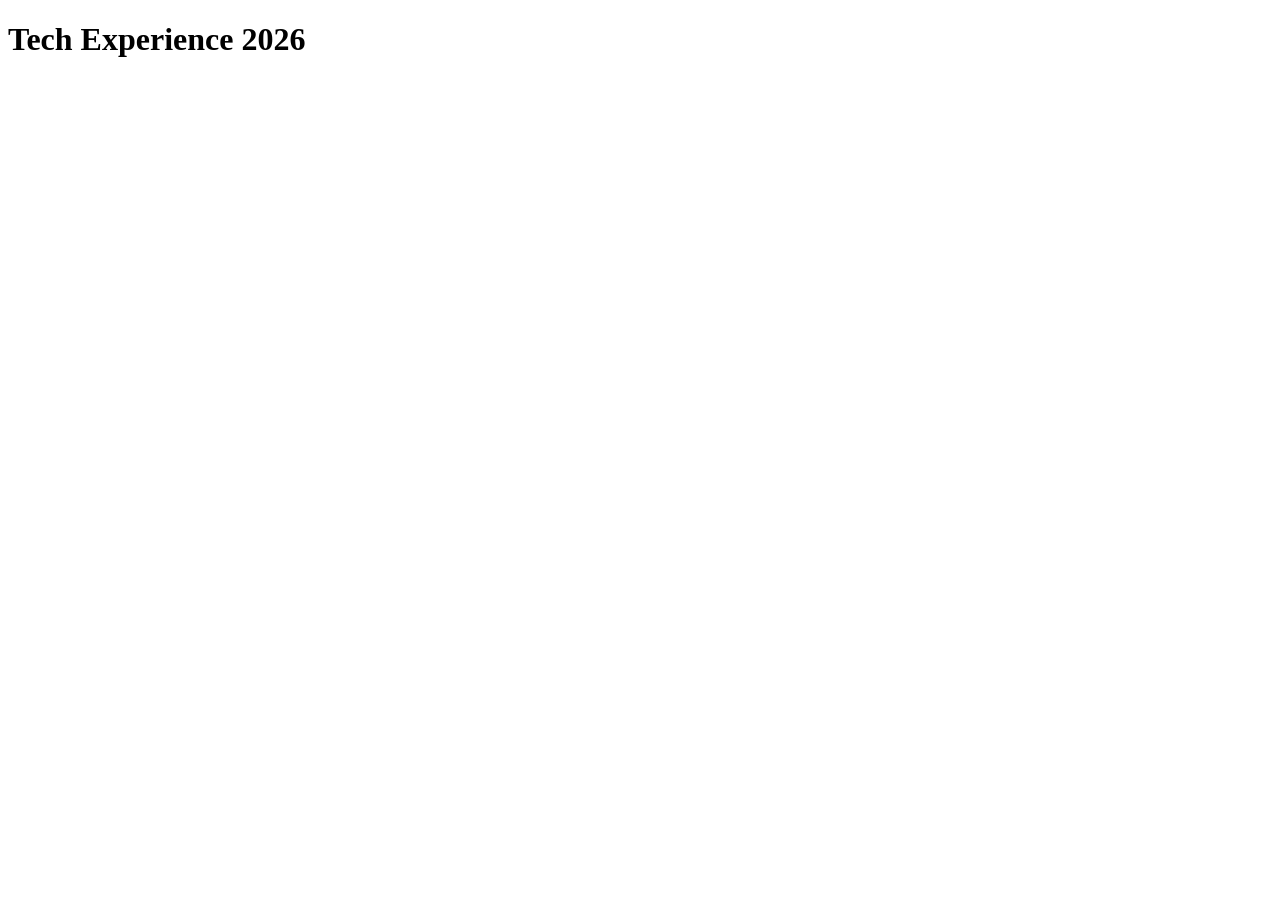
<file: aula 04/index.html>
<!DOCTYPE html>
<html lang="pt-BR">
<head>
    <meta charset="UTF-8">
    <title>Primeiro JavaScript</title>
    <script src="app.js" defer></script>
</head>
<body>
    <h1>Tech Experience 2026</h1>
</body>
</html>
</file>
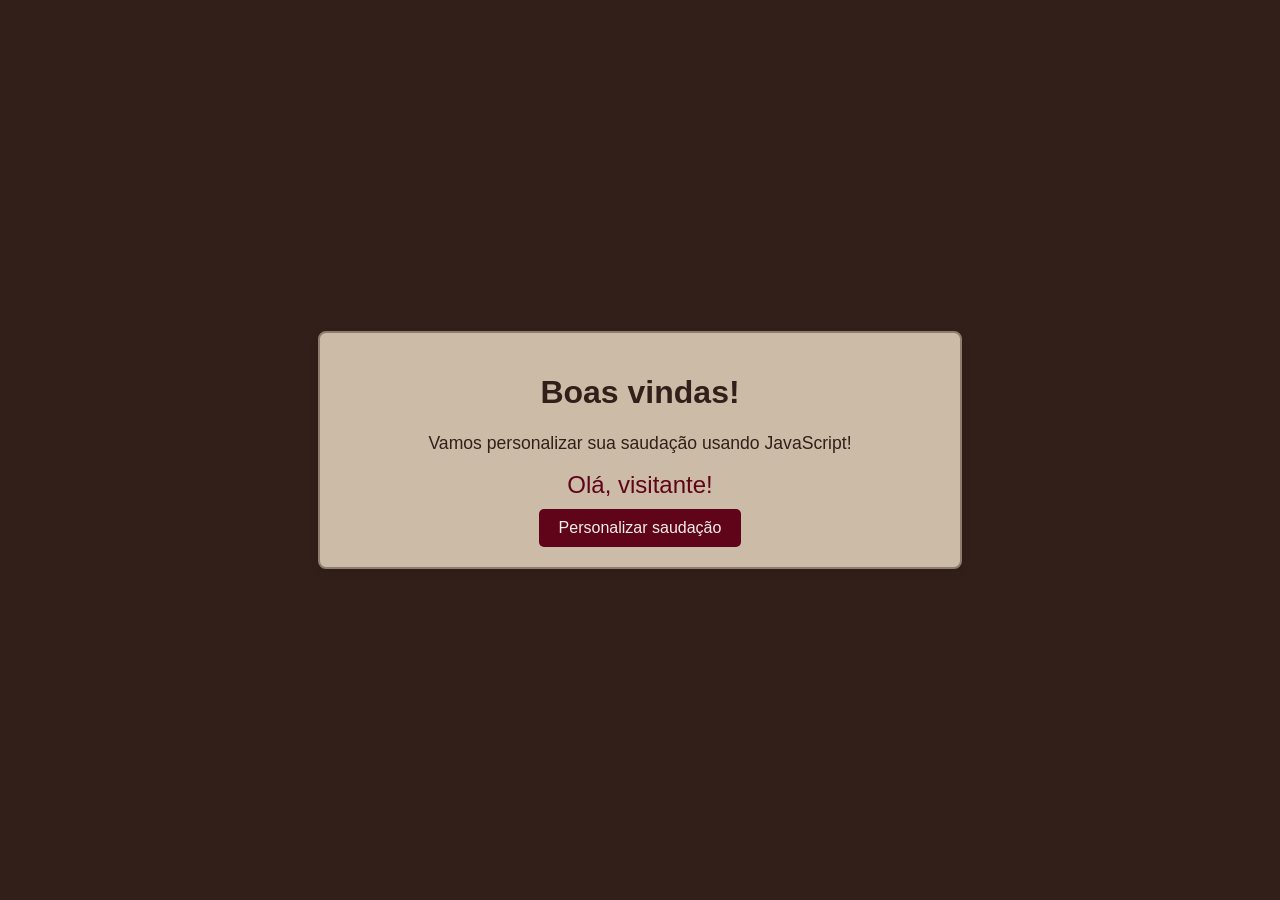
<file: aula01-b/index.html>
<!DOCTYPE html>
<html lang="pt-BR">
<head>
  <meta charset="UTF-8">
  <meta name="viewport" content="width=device-width, initial-scale=1.0">
  <title>Página inicial</title>
  <link rel="stylesheet" href="style.css">
</head>
<body>
  <div class="container">
    <h1>Boas vindas!</h1>
    <p>Vamos personalizar sua saudação usando JavaScript!</p>
    <div class="saudacao" id="mensagemSaudacao">Olá, visitante!</div>
    <button onclick="mudarNome()">Personalizar saudação</button>
  </div>

  <script>
    function mudarNome(){
        let nome = "Ana"
        document.getElementById("mensagemSaudacao").textContent="Olá, " + nome
    }
  </script>
</body>
</html>
</file>
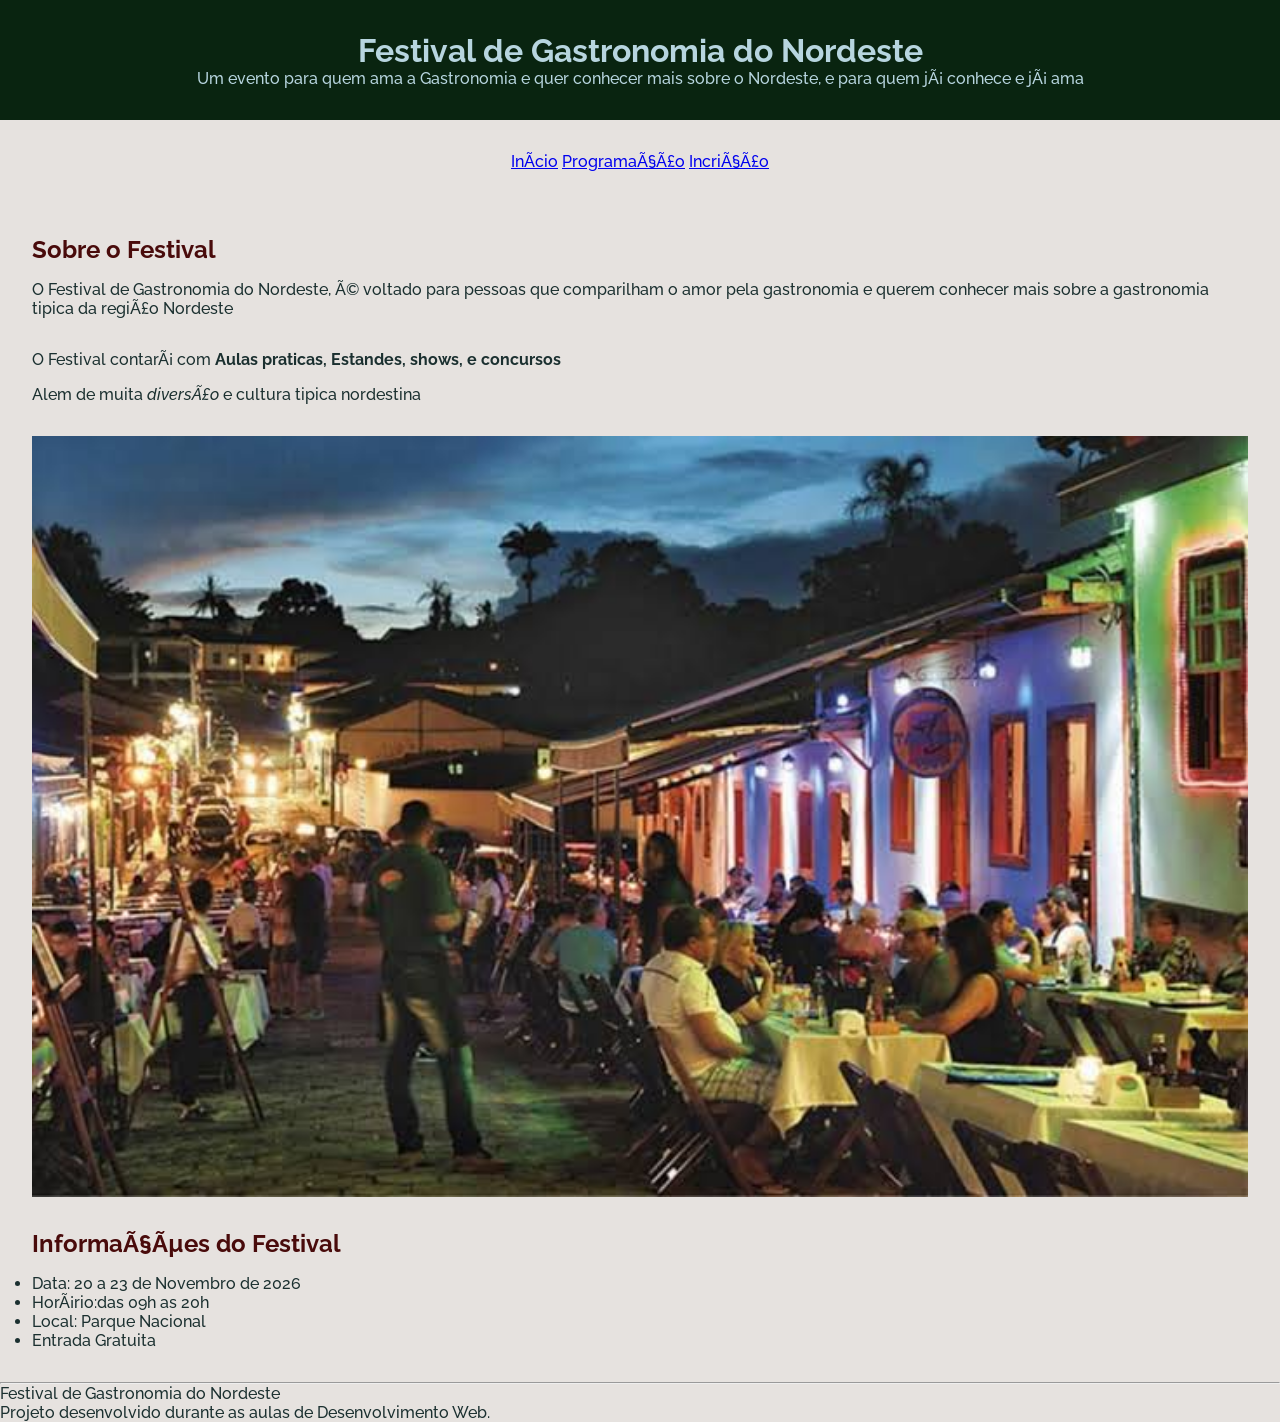
<file: Festival Gatronomico Regional/index.html>
<!DOCTYPE html>
<html lang="pt-BR">
<head>
    <meta charset="UFT-8">
    <title>Festival de Gastronomia do Nordeste</title>
    <link rel="stylesheet" href="style.css">
</head>
<body>
    <header>
        <h1>Festival de Gastronomia do Nordeste</h1>
        <p>
            Um evento para quem ama a Gastronomia e quer conhecer mais sobre o Nordeste, e para quem já conhece e já ama
        </p>
    </header>
    <nav>
        <a href="index.html">Início</a>
        <a href="programacao.html">Programação</a>
        <a href="inscricao.html">Incrição</a>
    </nav>
    <main>
        <section>
            <h2>Sobre o Festival</h2>
            <p>
               O  Festival de Gastronomia do Nordeste, é voltado para pessoas que comparilham o amor pela gastronomia e querem conhecer mais sobre a gastronomia tipica da região Nordeste
            </p>
        </section>
        <section>
            <p>O Festival contará com <strong>Aulas praticas, Estandes, shows, e concursos</strong></p>
            <p>Alem de muita <em>diversão</em> e cultura tipica nordestina</p>
        </section>
        <img 
        src="Imagens/images.jpg"
        alt="Pessoas em um festival gastronomico">
        <section> 
            <h2>Informações do Festival</h2>
            <ul>
                <li>Data: 20 a 23 de Novembro de 2026 </li>
                <li>Horário:das 09h as 20h </li>
                <li>Local: Parque Nacional </li>
                <li>Entrada Gratuita </li>
            </ul>
        </section>
    </main>
    <footer>
            <hr>
    <p>Festival de Gastronomia do Nordeste</p>
    <p>Projeto desenvolvido durante as aulas de Desenvolvimento Web.</p>
    </footer>
</body>
</html>
</file>
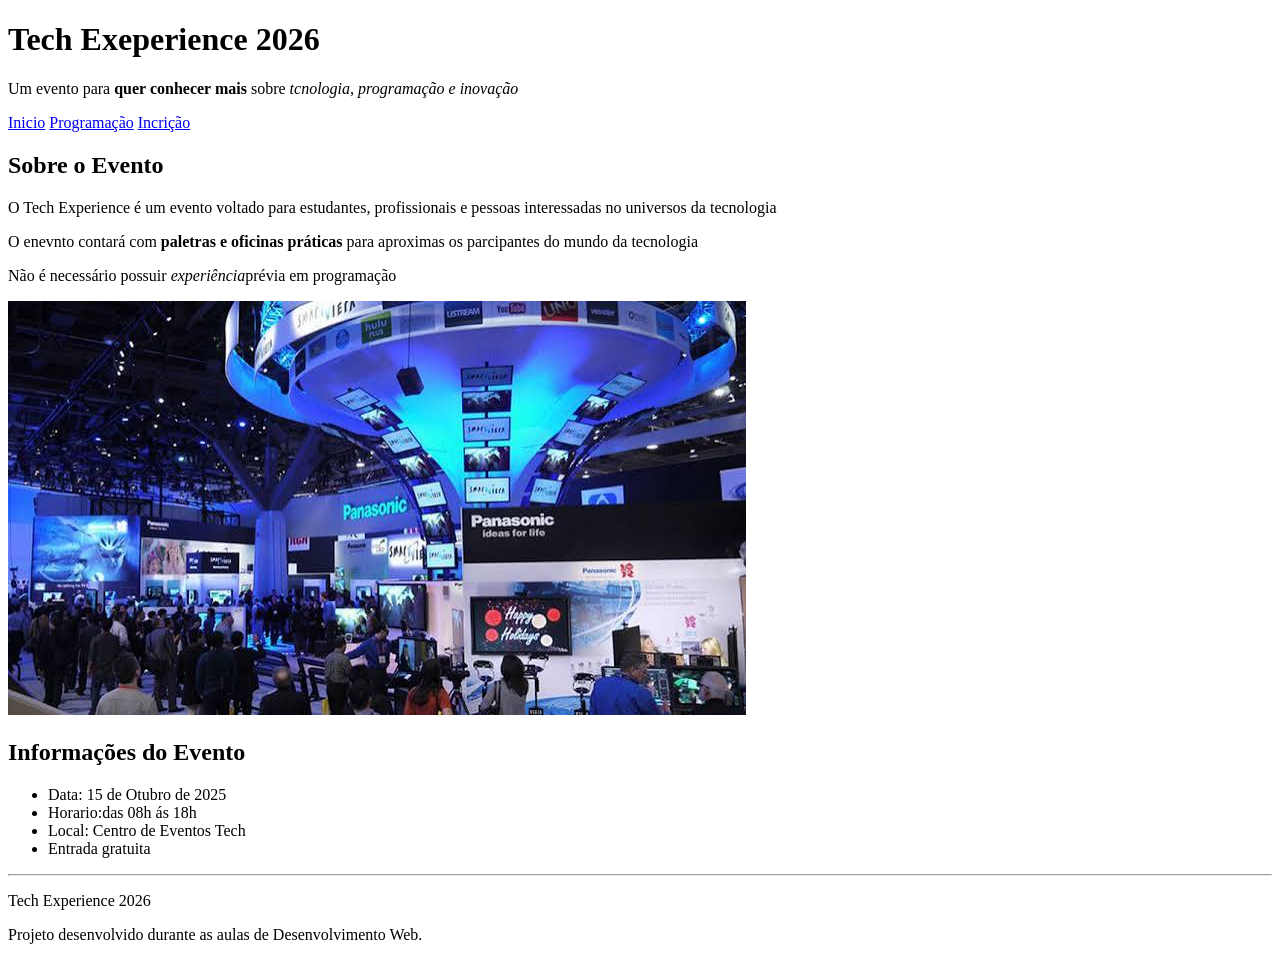
<file: Meu evento/index.html>
<!DOCTYPE html>
<html lang="pt-BR">
<html>
<head>  
    <title>Tech Experience 2026</title>
    <meta charset="UTF-8">
</head>
<body>
    <header>
        <H1>Tech Exeperience 2026</H1>
        <p>
            Um evento para <strong>quer conhecer mais</strong> sobre <em>tcnologia, programação e inovação
        </em></p>
    </header>
</body>
<nav>
    <a href="index.html">Inicio</a>
    <a href="programacao.html">Programação</a>
    <a href="inscricao.html">Incrição</a>
</nav>
<main>
    <!--apresentação-->
    <section>
        <h2>Sobre o Evento</h2>
        <p>O Tech Experience é um evento voltado para estudantes, profissionais e pessoas interessadas no universos da tecnologia
        </p>
    </section>
    <section>
        <p> O enevnto contará com <strong> paletras e oficinas práticas</strong> para aproximas os parcipantes do mundo da tecnologia</p>
        <p> Não é necessário possuir <em>experiência</em>prévia em programação</p>
    </section>
    <img src="imagens/eventoss.jpg"
    alt="Pessoas participando de um evento de tecnologia">
    <section>
        <h2>Informações do Evento</h2>

        <ul>
            <li>Data: 15 de Otubro de 2025</li>
            <li>Horario:das 08h ás 18h</li>
            <li>Local: Centro de Eventos Tech</li>
            <li>Entrada gratuita</li>
        </ul>
    </section>
</main>
<footer>
    <hr>
    <p>Tech Experience 2026</p>
    <p>Projeto desenvolvido durante as aulas de Desenvolvimento Web.</p>
</footer>
</html>
</file>
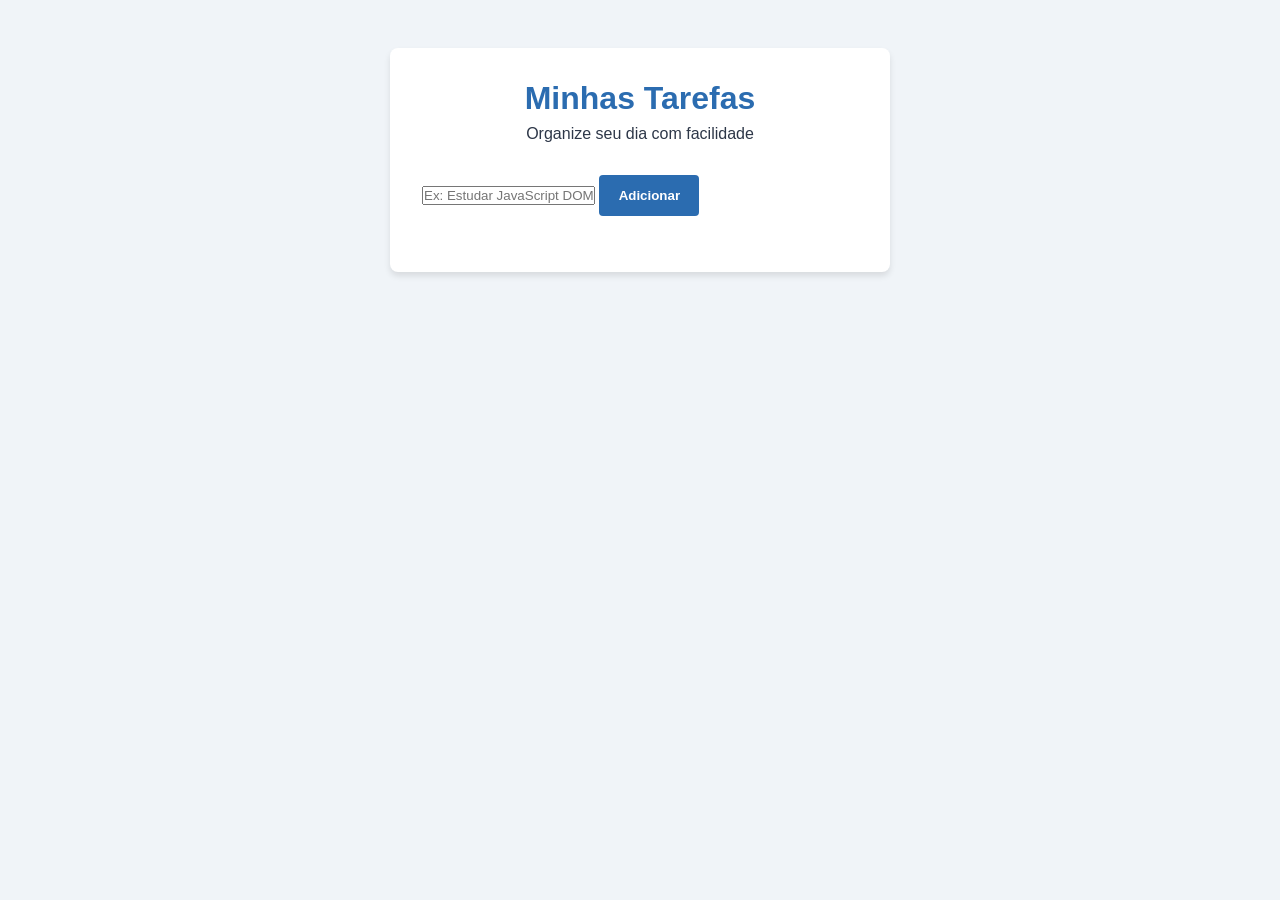
<file: atividade.html>
<!DOCTYPE html>
<html lang="pt-BR">
<head>
    <meta charset="UTF-8">
    <meta name="viewport" content="width=device-width, initial-scale=1.0">
    <title>Gerenciador de Tarefas</title>
    <link rel="stylesheet" href="stylee.css">
    <!-- O seu script será carregado aqui -->
    <script src="app.js" defer></script>

</head>
<body>
    <main class="container">
        <header>
            <h1>Minhas Tarefas</h1>
            <p>Organize seu dia com facilidade</p>
        </header>

        <section class="painel-adicionar">
            <form id="form_tarefa">
                <label for="nova_tarefa" class="sr-only">Nova Tarefa</label>
                <input type="text" id="nova_tarefa" placeholder="Ex: Estudar JavaScript DOM">
                <button type="submit" id="btn-adicionar">Adicionar</button>
            </form>
            <p id="mensagem-erro" aria-live="polite"></p>
        </section>

        <section class="painel-lista">
            <ul id="lista_tarefas">
                <!-- As tarefas criadas pelo JS devem aparecer aqui dentro -->
            </ul>
        </section>
    </main>
</body>
</html>
</file>
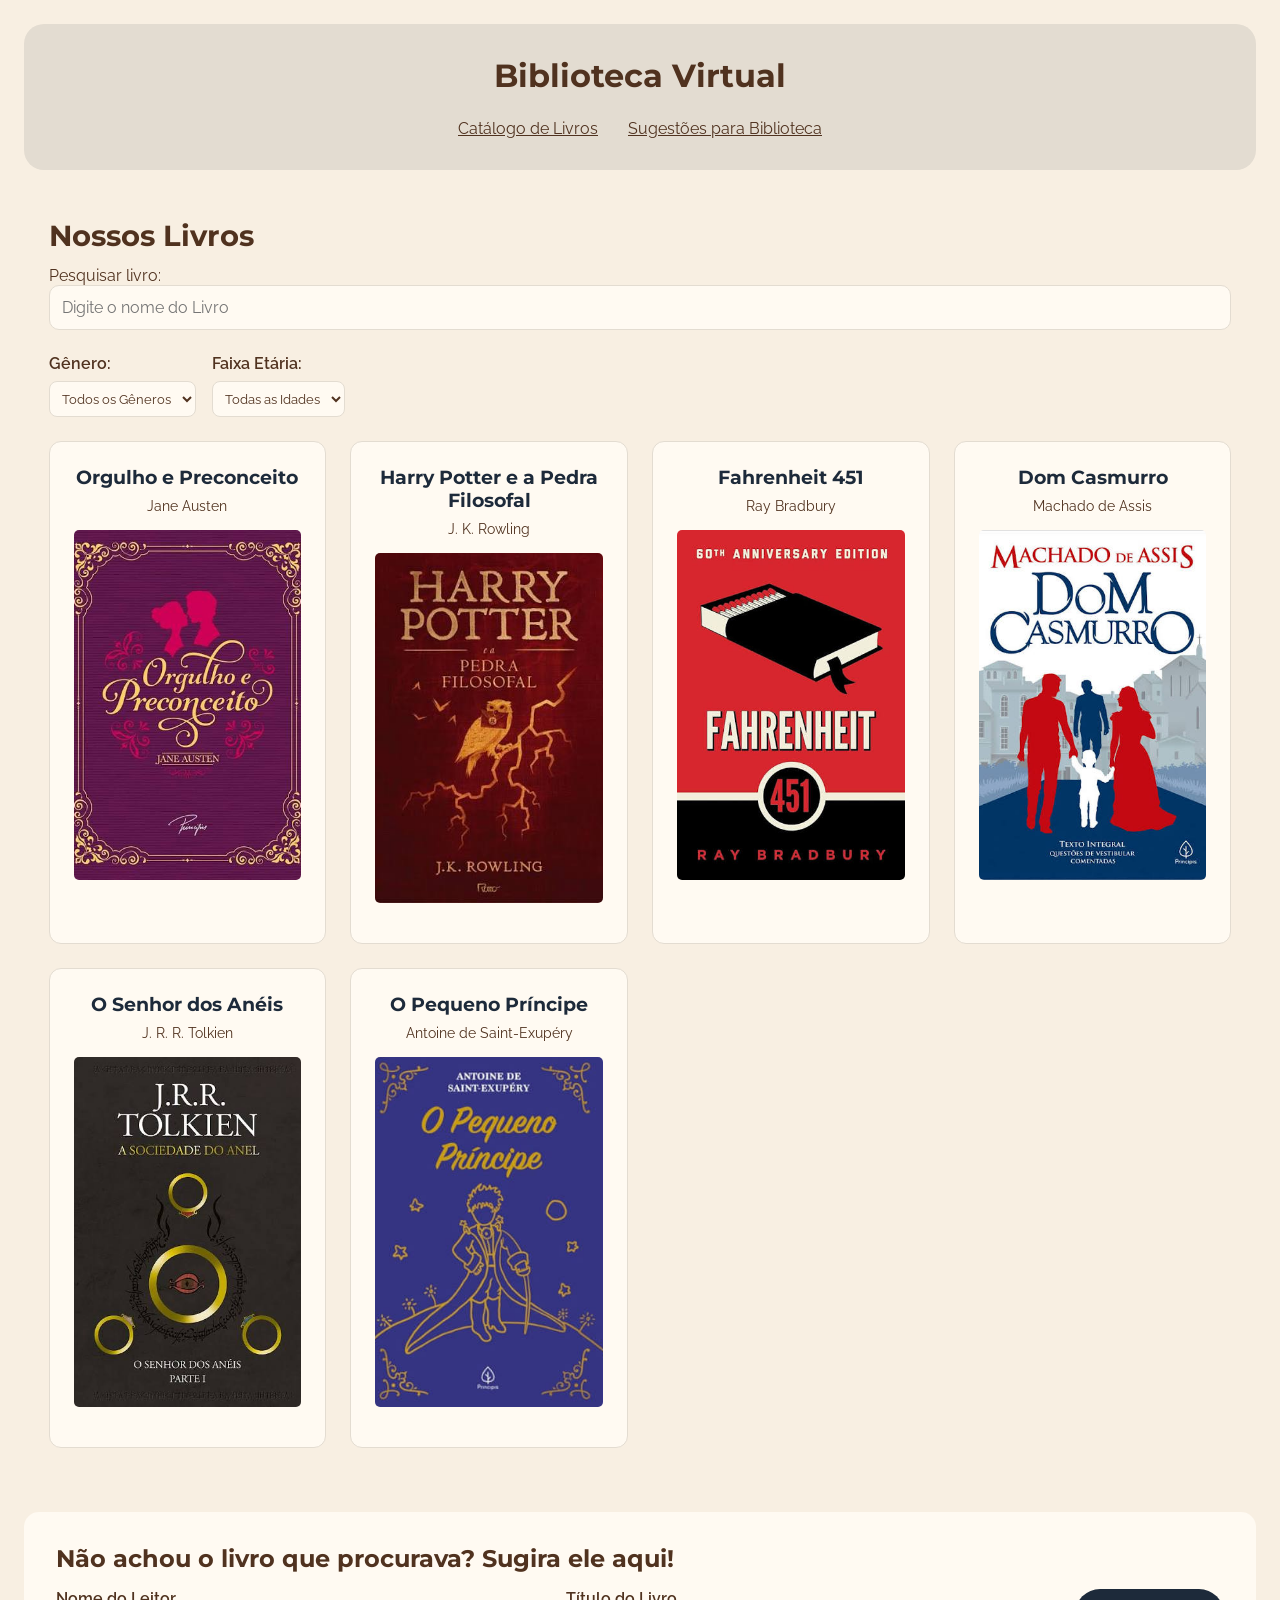
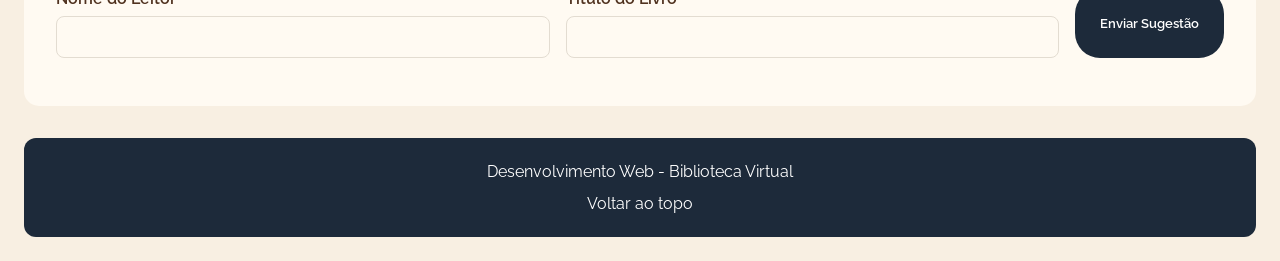
<file: Biblioteca Virtual/Biblioteca.html>
<!DOCTYPE html>

<html lang='pt-BR'>

    <head>

        <meta charset="UTF-8">
        <meta name="viewport" content="width=device-width, initial-scale=1.0">
        <title>Biblioteca Virtual</title>
        <link rel="stylesheet" href="biblioteca-style.css">
        <script src="biblioteca.js" defer></script>

    </head>

    <body>

        <header>
            <div class="titulo-header">
                <h1>Biblioteca Virtual</h1>
            </div>

            <nav>
            <a href="#catalogo">Catálogo de Livros</a>
            <a href="#sugestoes">Sugestões para Biblioteca</a>
            </nav>

        </header>

        <main>
            <section id="catalogo">
                <h2>Nossos Livros</h2>
                <label for="campo-busca">Pesquisar livro:</label>
                <input type="search" id="campo-busca" placeholder="Digite o nome do Livro">

                <div class="filtros" style="margin-bottom: 1.5rem; display: flex; gap: 1rem; flex-wrap: wrap;">
                <div>
                    <label for="filtro-genero">Gênero:</label>
                    <select id="filtro-genero" style="padding: 0.5rem; margin-top: 0.3rem; display: block;">
                        <option value="todos">Todos os Gêneros</option>
                        <option value="romance">Romance</option>
                        <option value="fantasia">Fantasia</option>
                        <option value="ficcao">Ficção Científica</option>
                        <option value="classico">Clássicos</option>
                    </select>
                </div>

            <div>
               <label for="filtro-idade">Faixa Etária:</label>
               <select id="filtro-idade" style="padding: 0.5rem; margin-top: 0.3rem; display: block;">
                  <option value="todas">Todas as Idades</option>
                  <option value="infantil">Infantil</option>
                  <option value="juvenil">Juvenil</option>
                  <option value="adulto">Adulto</option>
               </select>
            </div>
         </div>
         <div class="grade-livros">
            <article class="livro" data-genero="romance" data-idade="adulto">
                <h3>Orgulho e Preconceito</h3>
                <p>Jane Austen</p>
                   <img src="imagens/orgulho-precon.jpg"
                        alt="Capa do livro Orgulho e Preconceito">
            </article>
            <article class="livro" data-genero="fantasia" data-idade="juvenil">
                <h3>Harry Potter e a Pedra Filosofal</h3> 
                <p>J. K. Rowling</p>
                <img src="imagens/harry.jpg"
                    alt="Capa do livro Harry Potter e a Pedra Filosofal">
            </article>
            <article class="livro" data-genero="ficcao" data-idade="adulto">
                <h3>Fahrenheit 451</h3>
                <p>Ray Bradbury</p>
                <img src="imagens/fahrenheit-451.jpg"
                    alt="Fahrenheit 451">
            </article>
            <article class="livro" data-genero="classico" data-idade="adulto">
                <h3>Dom Casmurro</h3>
                <p>Machado de Assis</p>
                <img src="imagens/dom-casmurro.jpg"
                    alt="Capa do livro Dom Casmurro">
            </article>
            <article class="livro" data-genero="fantasia" data-idade="juvenil">
                <h3>O Senhor dos Anéis</h3>
                <p>J. R. R. Tolkien</p>
                <img src="imagens/senhor-dos-aneis.jpg"
                    alt="Capa do livro Senhor dos Anéis">
            </article>
            <article class="livro" data-genero="ficcao" data-idade="infantil">
                <h3>O Pequeno Príncipe</h3>
                <p>Antoine de Saint-Exupéry</p>
                <img src="imagens/pequeno-prin.jpg"
                    alt="Capa do livro Pequeno Príncipe">
            </article>
         </div>
        </section>
        <section id="sugestoes">
            <h2>Não achou o livro que procurava? Sugira ele aqui!</h2>
            <form id="form-sugestao" action="#" method="post">
                <div>
                    <label for="nome">Nome do Leitor</label>
                    <input type="text" id="nome" required>
                </div>

                <div>
                    <label for="titulo-livro">Título do Livro</label>
                    <input type="text" id="titulo-livro" required>
                </div>

                <button type="submit">Enviar Sugestão</button>
            </form>
            <span id="mensagem"></span> <!--onde o js vai escrever  mensagem de erro ou sucesso -->
        </section>
        </main>    
        <footer>
            <p>Desenvolvimento Web - Biblioteca Virtual</p>
            <a href="#">Voltar ao topo</a>
        </footer>
    </body>
</html>
</file>
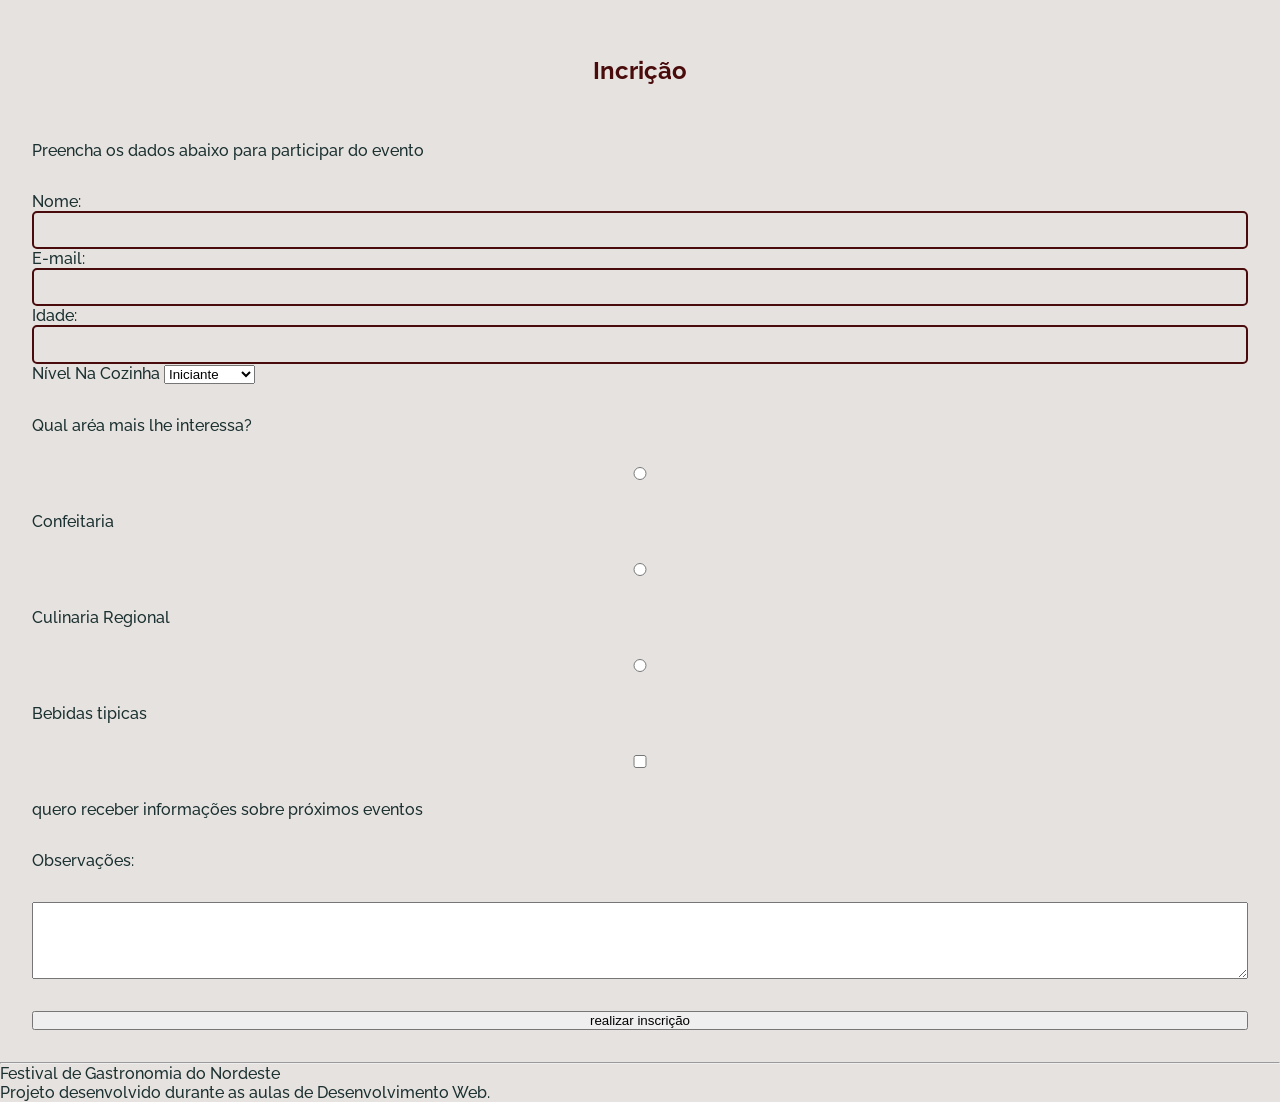
<file: Festival Gatronomico Regional/inscricao.html>
<html lang="pt-BR">
<html>
<link rel="stylesheet" href="style ins.css">
<nav>
</nav>
<main>
    <h2>Incrição</h2>
    <p>
        Preencha os dados abaixo para participar do evento
    </p>
    <form>
        <!--Campo nome-->
        <label for="nome"> Nome:</label>
        <input
        type="text"
        id="nome"
        name="nome"
        required>
        <!--campo email-->
        <label for="email">E-mail:</label>
        <input
        type="email"
        id="email"
        name="email"
        required>
        <!--campo idade-->
        <label for="idade">Idade:</label>
        <input
        type="number"
        id="idade"
        name="idade"
        required>
        <label for="experiencia">
            Nível Na Cozinha
        </label>
        <select id="experiencia" name="experiencia">
            <option value="iniciante">Iniciante</option>
            <option value="Amador">Amador</option>
            <option value="Profissional">Profissional</option>
        </select>
    </form>
    <p>Qual aréa mais lhe interessa?</p>
    <input type="radio" id="Doces" name="area" value="Doces">
    <label for="Doces">Confeitaria</label>

    <input type="radio" id="Salgados" name="area" value="Salgados">
    <label for="Salgados">Culinaria Regional</label>

    <input type="radio" id="Bebidas" name="area" value="Bebidas">
    <label for="Bebidas">Bebidas tipicas</label>
    <input
    type="checkbox"
    id="novidades"
    name="novidades">
    <label for="novidades">
        quero receber informações sobre próximos eventos
    </label>
    <label for="observacoes">Observações:</label>
    <textarea
    id="observacoes"
    name="observacoes"
    rows="5"
    cols="40"></textarea>
    <button type="submit">
         realizar inscrição
    </button>
</main>
<footer>
    <hr>
    <p>Festival de Gastronomia do Nordeste</p>
    <p>Projeto desenvolvido durante as aulas de Desenvolvimento Web.</p>
</footer>
</html>
</file>
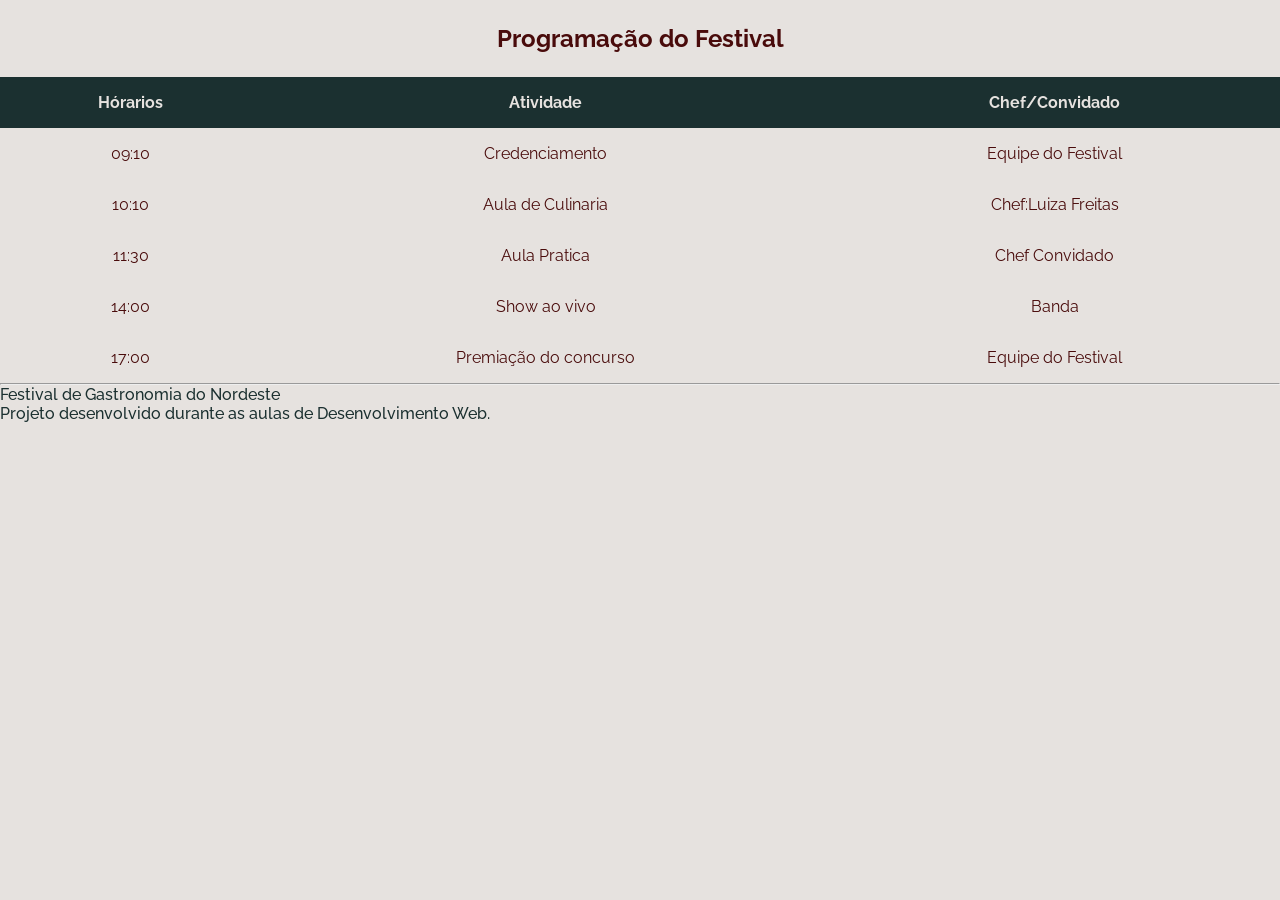
<file: Festival Gatronomico Regional/programacao.html>
<html lang="pt-BR">
<html>
    <link rel="stylesheet" href="style pro.css">
<body>
    <header>
        <h2>Programação do Festival</h2>
        <table>
            <thead>
                <tr>
                    <th>Hórarios</th>
                    <th>Atividade</th>
                    <th>Chef/Convidado</th>
                </tr>
            </thead>
            <tbody>
                <tr>
                    <td>09:10</td>
                    <td>Credenciamento</td>
                    <td>Equipe do Festival</td>
                </tr>
                <tr>
                    <td>10:10</td>
                    <td>Aula de Culinaria</td>
                    <td>Chef:Luiza Freitas</td>
                </tr>
                <tr>
                    <td>11:30</td>
                    <td>Aula Pratica</td>
                    <td>Chef Convidado</td>
                </tr>
                <tr>
                    <td>14:00</td>
                    <td>Show ao vivo</td>
                    <td>Banda</td>
                </tr>
                <tr>
                    <td>17:00</td>
                    <td>Premiação do concurso</td>
                    <td>Equipe do Festival</td>
                </tr>
            </tbody>
        </table>
    </header>
</body>
<nav>

</nav>
<main>

</main>
<footer>
    <hr>
    <p>Festival de Gastronomia do Nordeste</p>
    <p>Projeto desenvolvido durante as aulas de Desenvolvimento Web.</p>
</footer>
</html>
</file>
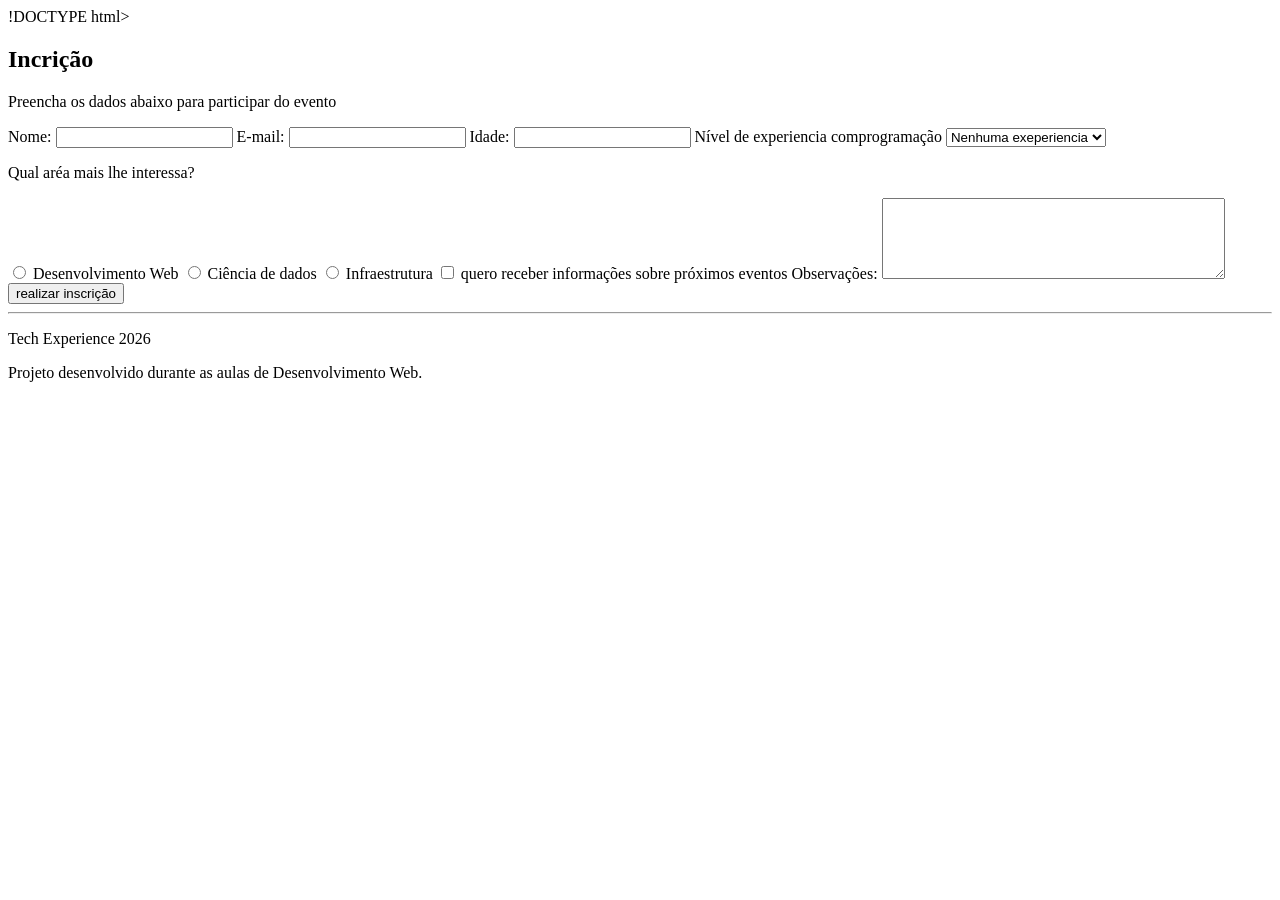
<file: Meu evento/inscricao.html>
!DOCTYPE html>
<html lang="pt-BR">
<html>

<nav>
</nav>
<main>
    <h2>Incrição</h2>
    <p>
        Preencha os dados abaixo para participar do evento
    </p>
    <form>
        <!--Campo nome-->
        <label for="nome"> Nome:</label>
        <input
        type="text"
        id="nome"
        name="nome"
        required>
        <!--campo email-->
        <label for="email">E-mail:</label>
        <input
        type="email"
        id="email"
        name="email"
        required>
        <!--campo idade-->
        <label for="idade">Idade:</label>
        <input
        type="number"
        id="idade"
        name="idade"
        required>
        <label for="experiencia">
            Nível de experiencia comprogramação
        </label>
        <select id="experiencia" name="experiencia">
            <option value="nenhuma">Nenhuma exeperiencia</option>
            <option value="iniciante">Iniciante</option>
            <option value="intermediario">Intermediario</option>
        </select>
    </form>
    <p>Qual aréa mais lhe interessa?</p>
    <input type="radio" id="web" name="area" value="web">
    <label for="web">Desenvolvimento Web</label>

    <input type="radio" id="dados" name="area" value="dados">
    <label for="dados">Ciência de dados</label>

    <input type="radio" id="infra" name="area" value="infra">
    <label for="infra">Infraestrutura</label>
    <input
    type="checkbox"
    id="novidades"
    name="novidades">
    <label for="novidades">
        quero receber informações sobre próximos eventos
    </label>
    <label for="observacoes">Observações:</label>
    <textarea
    id="observacoes"
    name="observacoes"
    rows="5"
    cols="40"></textarea>
    <button type="submit">
         realizar inscrição
    </button>
</main>
<footer>
    <hr>
    <p>Tech Experience 2026</p>
    <p>Projeto desenvolvido durante as aulas de Desenvolvimento Web.</p>
</footer>
</html>
</file>
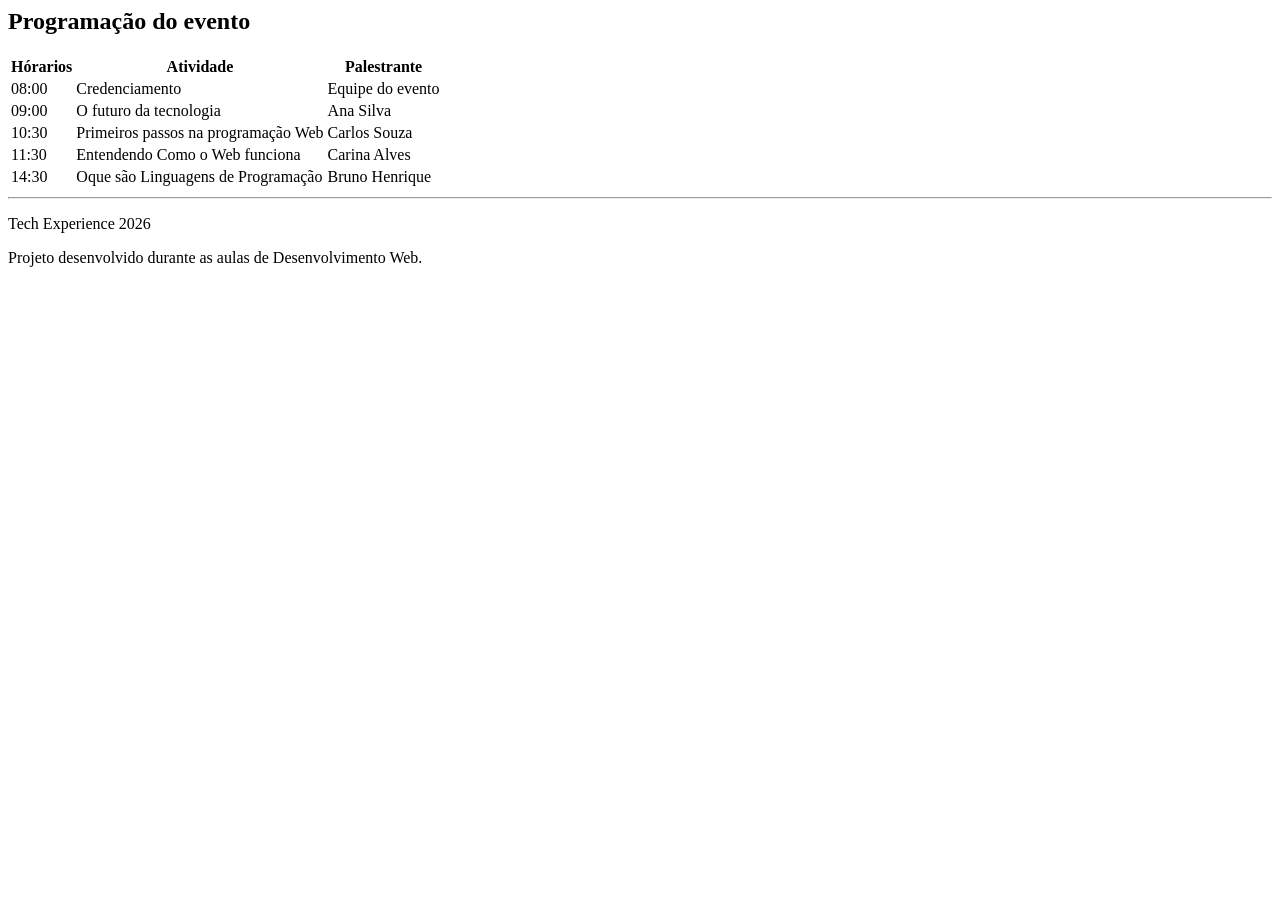
<file: Meu evento/programacao.html>
<html lang="pt-BR">
<html>

<body>
    <header>
        <h2>Programação do evento</h2>
        <table>
            <thead>
                <tr>
                    <th>Hórarios</th>
                    <th>Atividade</th>
                    <th>Palestrante</th>
                </tr>
            </thead>
            <tbody>
                <tr>
                    <td>08:00</td>
                    <td>Credenciamento</td>
                    <td>Equipe do evento</td>
                </tr>
                <tr>
                    <td>09:00</td>
                    <td>O futuro da tecnologia</td>
                    <td>Ana Silva</td>
                </tr>
                <tr>
                    <td>10:30</td>
                    <td>Primeiros passos na programação Web</td>
                    <td>Carlos Souza</td>
                </tr>
                <tr>
                    <td>11:30</td>
                    <td>Entendendo Como o Web funciona</td>
                    <td>Carina Alves</td>
                </tr>
                <tr>
                    <td>14:30</td>
                    <td>Oque são Linguagens de Programação</td>
                    <td>Bruno Henrique</td>
                </tr>
            </tbody>
        </table>
    </header>
</body>
<nav>

</nav>
<main>

</main>
<footer>
    <hr>
    <p>Tech Experience 2026</p>
    <p>Projeto desenvolvido durante as aulas de Desenvolvimento Web.</p>
</footer>
</html>
</file>
<file: aula01-b/style.css>
body {
    font-family: Arial, sans-serif;
    display: flex;
    justify-content: center;
    align-items: center;
    height: 100vh;
    margin: 0;
    background-color: #331F19; /* Fundo neutro */
}
.container {
    text-align: center;
    background-color: #CBBBA7;
    padding: 20px;
    border-radius: 8px;
    box-shadow: 0 4px 8px rgba(0, 0, 0, 0.1);
    width: 90%;
    max-width: 600px;
    border: 2px solid #8B7D70;
}
h1 {
    color: #331F19;
}
p {
    color: #331F19;
    font-size: 1.1em;
}
button {
    background-color: #60041A;
    color: #F4F0EA;
    padding: 10px 20px;
    border: none;
    border-radius: 5px;
    cursor: pointer;
    font-size: 1em;
    transition: background-color 0.3s ease;
    margin-top: 10px;
}
button:hover {
    background-color: #A34743;
}
.saudacao {
font-size: 1.5em;
color: #60041a;
margin-top: 10px;
}
</file>
<file: Festival Gatronomico Regional/style.css>
@import url('https://fonts.googleapis.com/css2?family=Montserrat:ital,wght@0,100..900;1,100..900&family=Raleway:ital,wght@0,100..900;1,100..900&display=swap');

* {margin: 0%;
    padding: 0%;
    box-sizing: border-box;
}

body {
    background-color: #e6e2df;
    color:rgb(27, 48, 48);
    font-family: "Raleway", sans-serif;
    font-weight: 500;}
header {
    padding: 2rem;
    background-color: #092410;
    text-align: center;
    color: #b7d5df;}
nav{
    padding: 2rem;
    text-align: center;
    color: #0f2350;}
main {
    padding: 2rem;
    display: flex;
    flex-direction: column;
    gap: 2rem;}
section{
    display: flex;
    flex-direction: column;
    gap: 1rem;}
h2{
    color: #490b0b;}
</file>
<file: stylee.css>
:root {
            --cor-fundo: #f0f4f8;
            --cor-primaria: #2b6cb0;
            --cor-primaria-hover: #2c5282;
            --cor-texto: #2d3748;
            --cor-borda: #e2e8f0;
            --cor-sucesso: #48bb78;
            --cor-erro: #e53e3e;
        }

        * {
            box-sizing: border-box;
            margin: 0;
            padding: 0;
        }

        body {
            font-family: Arial, sans-serif;
            background-color: var(--cor-fundo);
            color: var(--cor-texto);
            display: flex;
            justify-content: center;
            padding-top: 3rem;
        }

        .container {
            background-color: white;
            width: min(90%, 500px);
            padding: 2rem;
            border-radius: 8px;
            box-shadow: 0 4px 6px rgba(0,0,0,0.1);
        }

        header {
            text-align: center;
            margin-bottom: 2rem;
        }

        header h1 {
            color: var(--cor-primaria);
            margin-bottom: 0.5rem;
        }

        /* Formulário */
        #form-tarefa {
            display: flex;
            gap: 0.5rem;
            margin-bottom: 0.5rem;
        }

        #nova-tarefa {
            flex-grow: 1;
            padding: 0.8rem;
            border: 1px solid var(--cor-borda);
            border-radius: 4px;
            font-size: 1rem;
        }

        #btn-adicionar {
            padding: 0.8rem 1.2rem;
            background-color: var(--cor-primaria);
            color: white;
            border: none;
            border-radius: 4px;
            cursor: pointer;
            font-weight: bold;
        }

        #btn-adicionar:hover {
            background-color: var(--cor-primaria-hover);
        }

        #mensagem-erro {
            color: var(--cor-erro);
            font-size: 0.9rem;
            min-height: 1.5rem;
        }

        /* Lista de Tarefas */
        #lista-tarefas {
            list-style: none;
            margin-top: 1rem;
        }

        #lista-tarefas li {
            display: flex;
            justify-content: space-between;
            align-items: center;
            padding: 1rem;
            background-color: #f7fafc;
            border: 1px solid var(--cor-borda);
            border-radius: 4px;
            margin-bottom: 0.5rem;
            transition: all 0.3s ease;
        }

        #lista-tarefas li button {
            background-color: white;
            border: 1px solid var(--cor-sucesso);
            color: var(--cor-sucesso);
            padding: 0.4rem 0.8rem;
            border-radius: 4px;
            cursor: pointer;
            font-size: 0.85rem;
            font-weight: bold;
        }

        #lista-tarefas li button:hover {
            background-color: var(--cor-sucesso);
            color: white;
        }

        /* Classe dinâmica que será adicionada pelo JavaScript */
        .tarefa-concluida {
            text-decoration: line-through;
            color: #a0aec0;
            opacity: 0.7;
        }

        .tarefa-concluida button {
            background-color: var(--cor-sucesso) !important;
            color: white !important;
        }

        .sr-only {
            position: absolute;
            width: 1px;
            height: 1px;
            padding: 0;
            margin: -1px;
            overflow: hidden;
            clip: rect(0, 0, 0, 0);
            border: 0;
        }
</file>
<file: Biblioteca Virtual/biblioteca-style.css>
@import url('https://fonts.googleapis.com/css2?family=Montserrat:wght@400;500;600;700&family=Raleway:wght@400;500;600;700&display=swap');
* {
    margin: 0%;
    padding: 0%;
    box-sizing: border-box;
}

:root {
    --cor-fundo: #F8EFE2;
    --cor-fundo-card: #FFFAF2;
    --cor-principal: #1D2A3A;
    --cor-destaque: #50321F;
    --cor-borda: #E3DCD1;
    --cor-texto: #50321F;
    --cor-bege: #EAD5BD;
}

body{
    font-family: "Raleway", sans-serif;
    background-color: var(--cor-fundo);
    color: var(--cor-texto);
    padding: 1.5rem;
}
header{
    display: flex;
    justify-content: space-between;
    flex-direction: column;
    align-items: center;
    gap: 1.5rem;

    padding: 2rem 5%;
    margin-bottom: 2rem;

    text-align: center;

    background-color: var(--cor-borda);
    color: var(--cor-destaque);
    border-radius: 20px;
}
.titulo-header {
    display: flex;
    justify-content: space-between;
    align-items: center;
}
nav{
    display: flex;
    justify-content: center;
    gap: 30px;
}
nav a{
    text-decoration-style:solid;
    text-decoration-color: var(--cor-texto);
    color: var(--cor-destaque);
}
nav a:hover{
    color: var(--cor-principal);
}

header h1 {
    font-family: "Montserrat", sans-serif;
    font-size: 2rem;
}
header p {
    font-size: 1rem;
}
#catalogo {
    padding: 1rem 2%;
    margin-bottom: 3rem;
}
#catalogo h2 {
    font-family: "Montserrat", sans-serif;
    font-size: 1.8rem;
    margin-bottom: 0.8rem;
}
#catalogo p {
    margin-bottom: 1rem;
}
#campo-busca {
    width: 100%;
    padding: 12px;
    border-radius: 10px;
    border: 1px solid var(--cor-borda);
    background-color: var(--cor-fundo-card);
    font-family: "Raleway", sans-serif;
    font-size: 1rem;
    margin-bottom: 1.5rem;
}
#campo-busca:focus {
    outline: 2px solid var(--cor-principal);
}
.filtros {
    display: flex;
    gap: 1.5rem;
    flex-wrap: wrap;
    margin-bottom: 1.5rem;
}
.filtros label {
    display: block;
    margin-bottom: 0.5rem;
    font-weight: 600;
}
.filtros select {
    padding: 0.7rem;
    border: 1px solid var(--cor-borda);
    border-radius: 8px;
    background-color: var(--cor-fundo-card);
    color: var(--cor-texto);
    font-family: "Raleway", sans-serif;
}
.grade-livros {
    display: grid;
    grid-template-columns: repeat(auto-fit, minmax(230px, 1fr));
    gap: 1.5rem;
}
.livro {
    background-color: var(--cor-fundo-card);
    border: 1px solid var(--cor-borda);
    border-radius: 12px;
    padding: 1.5rem;
    text-align: center;
    transition: 0.3s;
}
.livro:hover {
    transform: translateY(-5px);
    box-shadow: 0 5px 15px #50321F20;
}
.livro h3 {
    font-family: "Montserrat", sans-serif;
    color: var(--cor-principal);
    margin-bottom: 0.5rem;
}
.livro p {
    color: var(--cor-texto);
    font-size: 0.9rem;
}
.livro img {
    width: 100%;
    height: 350px;
    object-fit: cover;
    object-position: center;
    display: block;
    margin: 1rem auto;
    border-radius: 5px;
}
#sugestoes {
    background-color: var(--cor-fundo-card);
    padding: 2rem;
    border-radius: 15px;
    margin: 2rem 0;
}
#sugestoes h2 {
    font-family: "Montserrat", sans-serif;
    font-size: 1.5rem;
    margin-bottom: 1rem;
}
#sugestoes p {
    margin-bottom: 1.5rem;
}
#form-sugestao {
    display: flex;
    flex-wrap: wrap;
    gap: 1rem;
}
#form-sugestao div {
    flex: 1;
    min-width: 200px;
}
#form-sugestao label {
    display: block;
    margin-bottom: 0.5rem;
    font-weight: 600;
}
#form-sugestao input {
    width: 100%;
    padding: 12px;
    border: 1px solid var(--cor-borda);
    border-radius: 8px;
    background-color: var(--cor-fundo-card);
    font-family: "Raleway", sans-serif;
}
#form-sugestao button {
    padding: 12px 25px;
    background-color: var(--cor-principal);
    color: white;
    border: none;
    border-radius: 25px;
    cursor: pointer;
    font-family: "Raleway", sans-serif;
    font-weight: 600;
    transition: 0.3s;
}
#form-sugestao button:hover {
    background-color: var(--cor-destaque);
}
#mensagem {
    display: block;
    margin-top: 1rem;
    font-weight: 600;
}
footer {
    background-color: var(--cor-principal);
    color: white;
    padding: 1.5rem;
    text-align: center;
    border-radius: 12px;
}
footer p {
    margin-bottom: 0.8rem;
}
footer a {
    color: white;
    text-decoration: none;
}
footer a:hover {
    text-decoration: underline;
}
@media (max-width: 700px) {
    body {
        padding: 1rem;
    }
    header {
        padding: 1.5rem;
    }
    .titulo-header {
        flex-direction: column;
        gap: 0.8rem;
        text-align: center;
    }
    header h1 {
        font-size: 1.5rem;
    }
    nav {
        flex-direction: column;
        align-items: center;
        gap: 15px;
    }
    #catalogo {
        padding: 1rem 0;
    }
    .grade-livros {
        grid-template-columns: 1fr;
    }
    #form-sugestao {
        flex-direction: column;
    }
    #form-sugestao button {
        width: 100%;
    }
}
</file>
<file: Festival Gatronomico Regional/style ins.css>
@import url('https://fonts.googleapis.com/css2?family=Montserrat:ital,wght@0,100..900;1,100..900&family=Raleway:ital,wght@0,100..900;1,100..900&display=swap');

* {margin: 0%;
    padding: 0%;
    box-sizing: border-box;}
body {
    background-color: #e6e2df;
    color:rgb(27, 48, 48);
    font-family: "Raleway", sans-serif;
    font-weight: 500;}
h2{
    padding: 1.5rem;
    color: #490b0b;
    text-align: center;}
main {
    padding: 2rem;
    display: flex;
    flex-direction: column;
    gap: 2rem;}
input[type="text"] {
    width: 100%;
    padding: 0.6rem;
    border: 2px solid #490b0b;
    border-radius: 5px;
    background-color: transparent;}
input[type="email"] {
    width: 100%;
    padding: 0.6rem;
    border: 2px solid #490b0b;
    border-radius: 5px;
    background-color: transparent;}
input[type="number"] {
    width: 100%;
    padding: 0.6rem;
    border: 2px solid #490b0b;
    border-radius: 5px;
    background-color: transparent;}
</file>
<file: Festival Gatronomico Regional/style pro.css>
@import url('https://fonts.googleapis.com/css2?family=Montserrat:ital,wght@0,100..900;1,100..900&family=Raleway:ital,wght@0,100..900;1,100..900&display=swap');

* {margin: 0%;
    padding: 0%;
    box-sizing: border-box;}
body {
    background-color: #e6e2df;
    color:rgb(27, 48, 48);
    font-family: "Raleway", sans-serif;
    font-weight: 500;}
h2{
    padding: 1.5rem;
    color: #490b0b;
    text-align: center;}
table {
    width: 100%;
    border-collapse: collapse;

}
th {
    background-color: rgb(27, 48, 48);
    color: #e6e2df;
    padding: 1rem;}
td {
    padding: 1rem;
    text-align: center;
    color: #490b0b;
}
</file>
